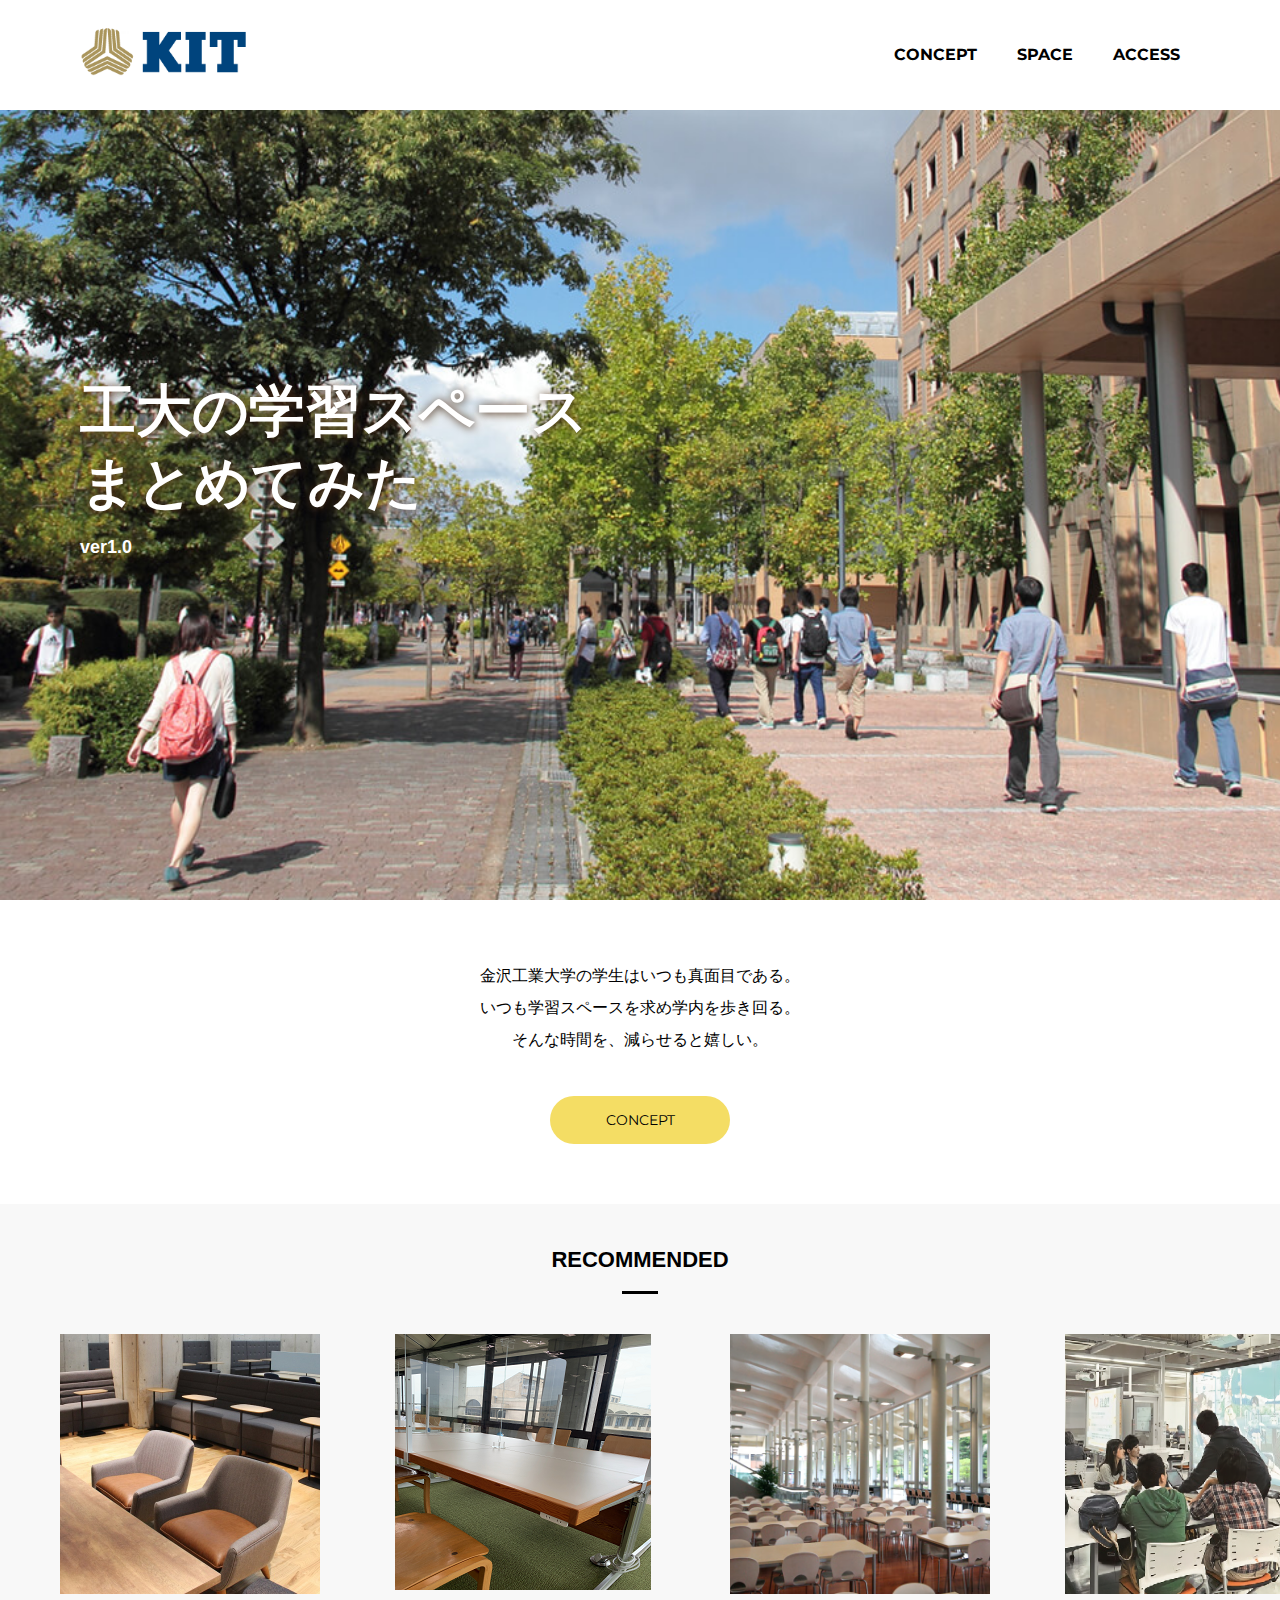
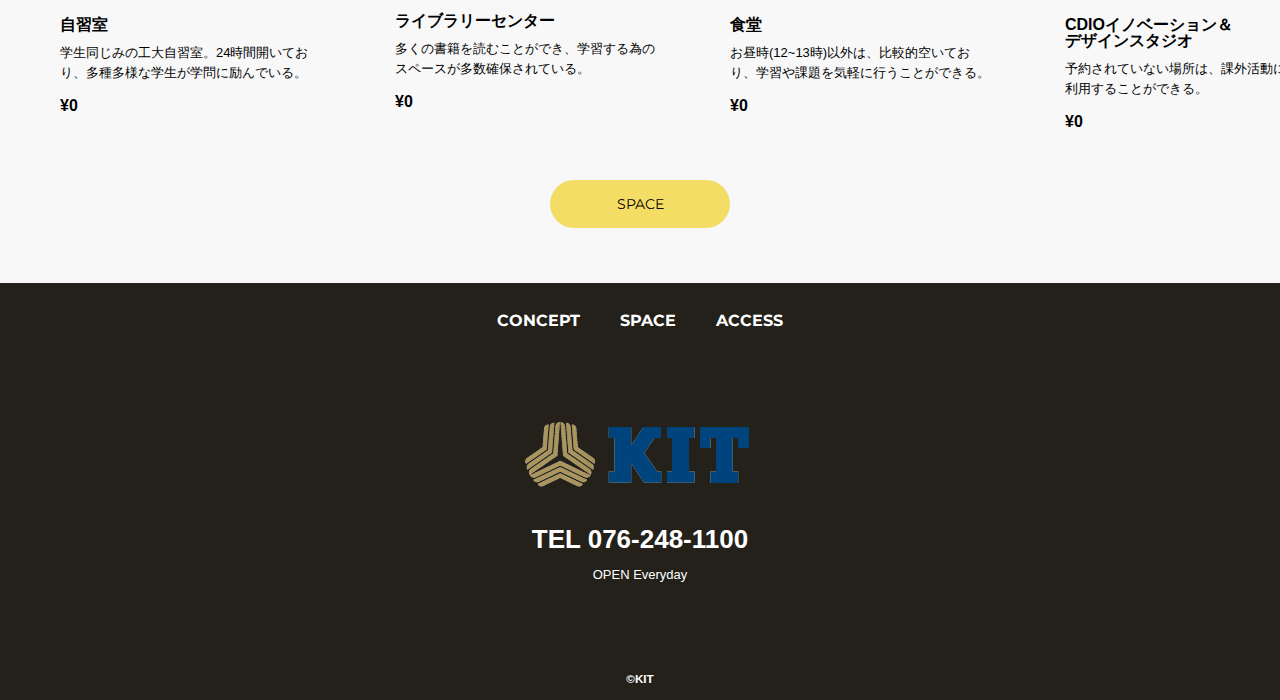
<file: index.html>
<!DOCTYPE html>
<html lang="ja">

<head>
  <meta charset="UTF-8">
  <title>INDEX｜KIT_STUDYSP</title>
  <meta name="description" content="金沢工業大学の学習スペースを特集する予定のサイトです">
  <meta name="viewport" content="width=device-width">
  <script src="./js/toggle-menu.js"></script>
  <link href="./css/common.css" rel="stylesheet">
  <link href="./css/index.css" rel="stylesheet">
  <link rel="preconnect" href="https://fonts.googleapis.com">
  <link rel="preconnect" href="https://fonts.gstatic.com" crossorigin>
  <link href="https://fonts.googleapis.com/css2?family=Montserrat:wght@700&display=swap" rel="stylesheet">
</head>

<body>

  <!-- headerここから -->
  <header class="header">
    <div class="header-inner">
      <a class="header-logo" href="./index.html">
        <img src="./images/common/site_id_2x.png" alt="KISSA">
      </a>
      <button class="toggle-menu-button"></button>
      <div class="header-site-menu">
        <nav class="site-menu">
          <ul>
            <li><a href="./concept.html">CONCEPT</a></li>
            <li><a href="./space.html">SPACE</a></li>
            <li><a href="./access.html">ACCESS</a></li>
          </ul>
        </nav>
      </div>
    </div>
  </header>
  <!-- headerここまで -->

  <!-- mainここから -->
  <main class="main">
    <div class="first-view">
      <div class="first-view-text">
        <h1>工大の学習スペース<br>まとめてみた</h1>
        <p>ver1.0</p>
      </div>
    </div>
    <div class="lead">
      <p>金沢工業大学の学生はいつも真面目である。<br>いつも学習スペースを求め学内を歩き回る。<br>そんな時間を、減らせると嬉しい。</p>
      <div class="link-button-area">
        <a class="link-button" href="./concept.html">CONCEPT</a>
      </div>
    </div>
    <div class="recommended">
      <h2>RECOMMENDED</h2>
      <ul class="item-list">
        <li>
          <img src="./images/index/自習室.jpg" alt="自習室">
          <dl>
            <dt>自習室</dt>
            <dd>学生同じみの工大自習室。24時間開いており、多種多様な学生が学問に励んでいる。</dd>
          </dl>
          <p class="time">¥0</p>
        </li>
        <li>
          <img src="./images/index/LC.png" alt="LC">
          <dl>
            <dt>ライブラリーセンター</dt>
            <dd>多くの書籍を読むことができ、学習する為のスペースが多数確保されている。</dd>
          </dl>
          <p class="time">¥0</p>
        </li>
        <li>
          <img src="./images/index/syokudou.png" alt="Syokudou">
          <dl>
            <dt>食堂</dt>
            <dd>お昼時(12~13時)以外は、比較的空いており、学習や課題を気軽に行うことができる。</dd>
          </dl>
          <p class="time">¥0</p>
        </li>
        <li>
          <img src="./images/index/corabo.png" alt="レモネードの商品画像">
          <dl>
            <dt>CDIOイノベーション＆<br>デザインスタジオ</dt>
            <dd>予約されていない場所は、課外活動に自由に利用することができる。
            </dd>
          </dl>
          <p class="time">¥0</p>
        </li>
        <li>
          <img src="./images/index/kyousitu.JPG" alt="ホットドッグ - チリの商品画像">
          <dl>
            <dt>空き教室</dt>
            <dd>使われていない教室は自由に使用することができる。回線も安定するかもしれない。</dd>
          </dl>
          <p class="time">¥0</p>
        </li>
      </ul>
      <div class="link-button-area">
        <a class="link-button" href="./space.html">SPACE</a>
      </div>
    </div>
  </main>
  <!-- mainここまで -->

  <!-- footerここから -->
  <footer class="footer">
    <nav class="site-menu">
      <ul>
        <li><a href="./concept.html">CONCEPT</a></li>
        <li><a href="./space.html">SPACE</a></li>
        <li><a href="./access.html">ACCESS</a></li>
      </ul>
    </nav>
    <a class="footer-logo" href="./index.html">
      <img src="./images/common/logo2.png" alt="KIT">
    </a>
    <p class="footer-tel">TEL 076-248-1100</p>
    <p class="footer-time">OPEN Everyday</p>
    <p class="copyright"><small>&copy;KIT</small></p>
  </footer>
  <!-- footerここまで -->

</body>

</html>
</file>
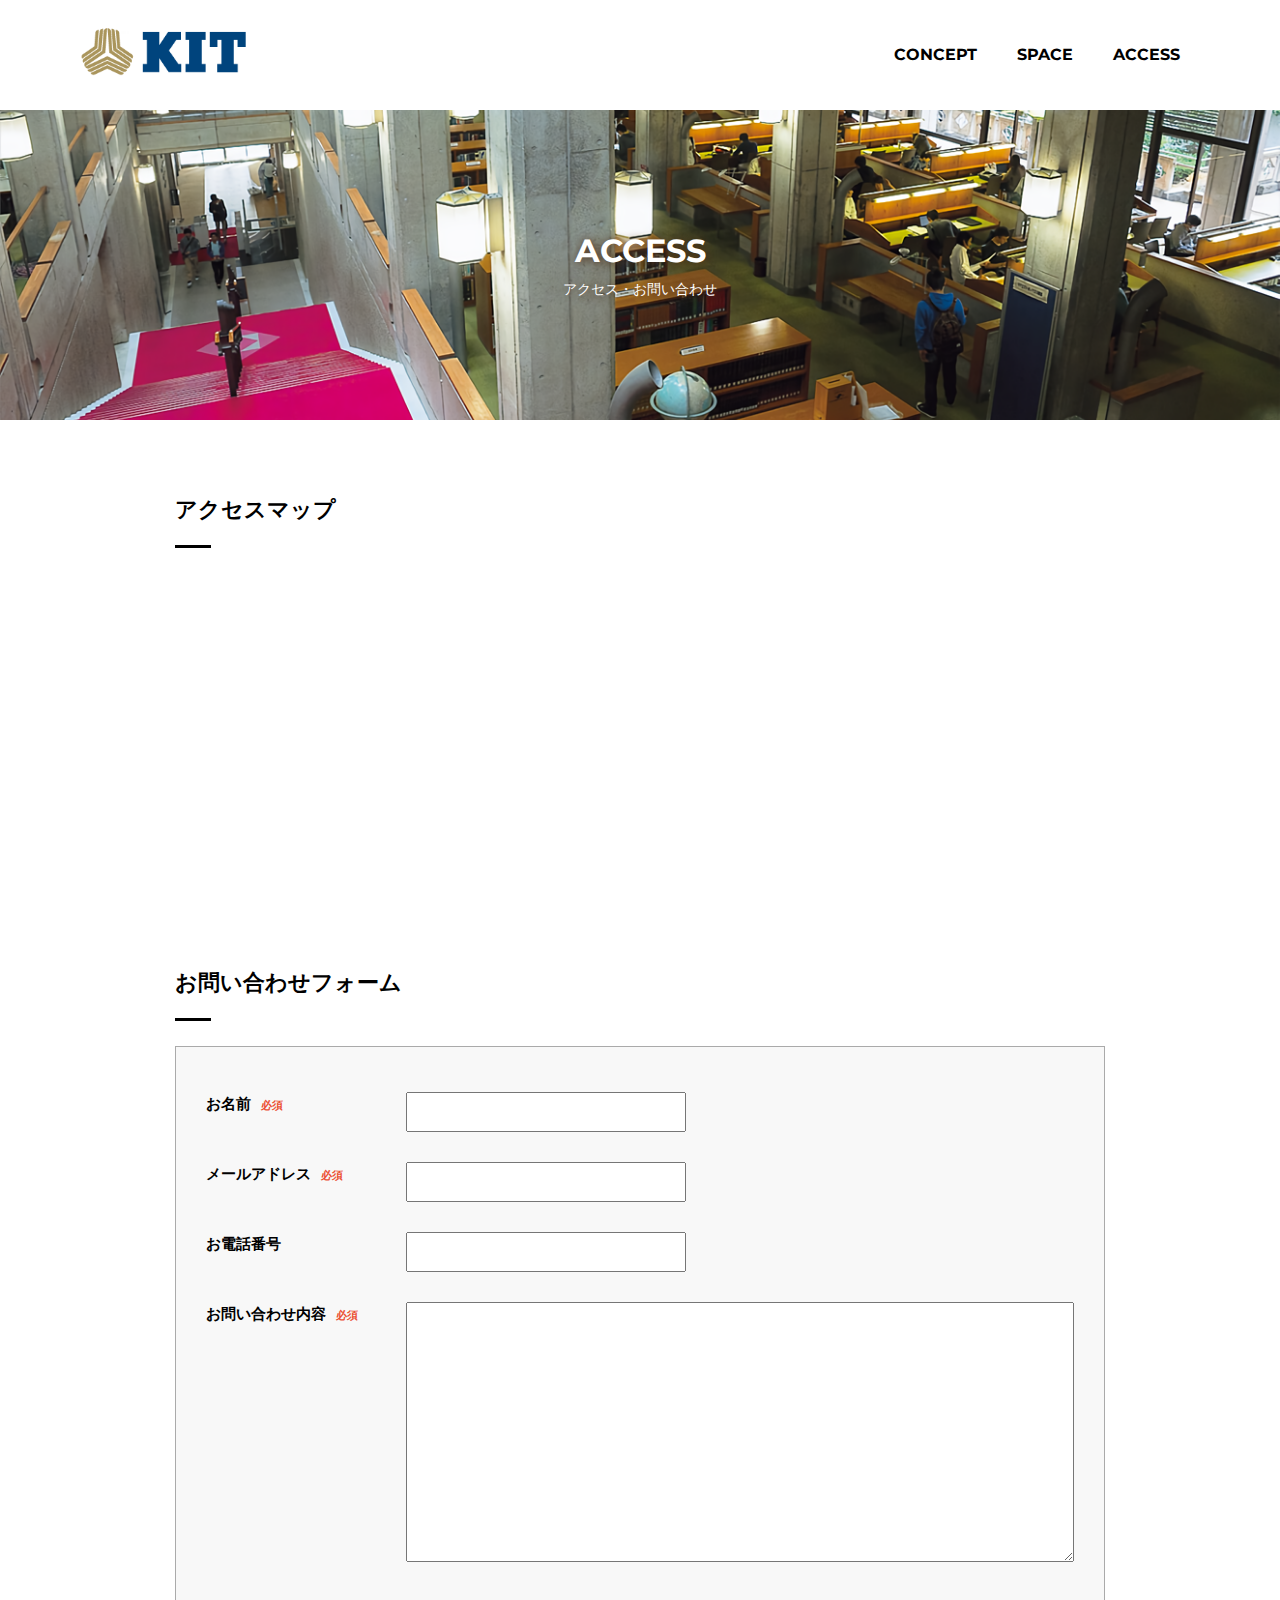
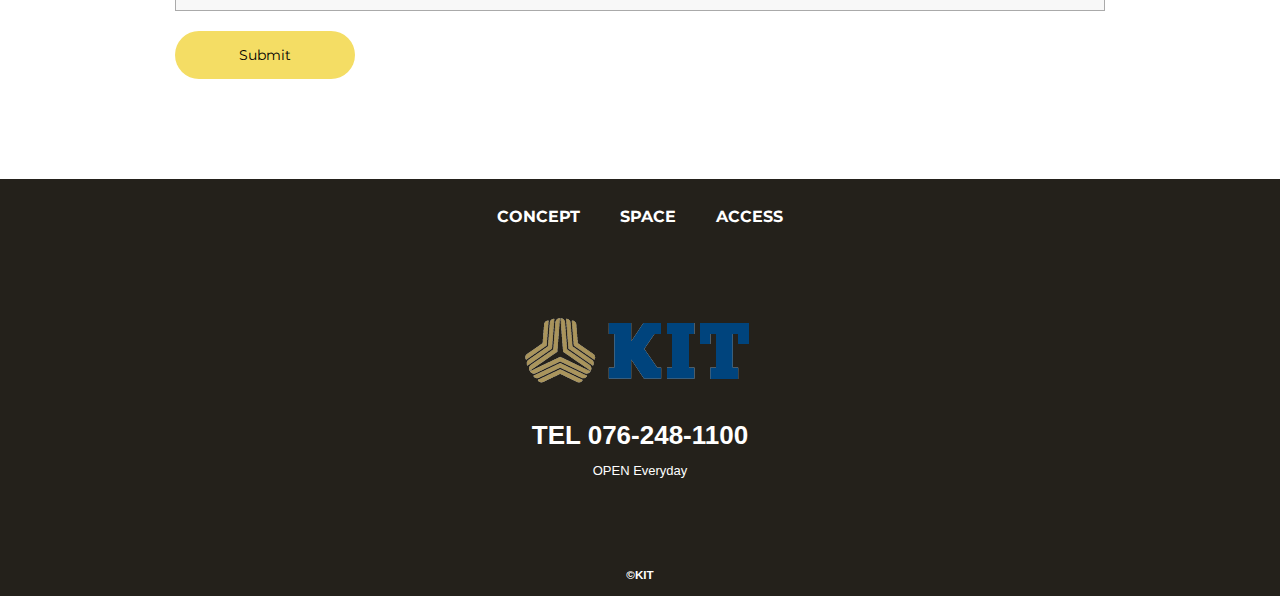
<file: access.html>
<!DOCTYPE html>
<html lang="ja">

<head>
  <meta charset="UTF-8">
  <title>ACCESS｜KIT_STUDYSP</title>
  <meta name="description" content="金沢工業大学の学習スペースを特集する予定のサイトです">
  <meta name="viewport" content="width=device-width">
  <script src="./js/toggle-menu.js"></script>
  <link href="./css/access.css" rel="stylesheet">
  <link href="./css/common.css" rel="stylesheet">
  <link rel="preconnect" href="https://fonts.googleapis.com">
  <link rel="preconnect" href="https://fonts.gstatic.com" crossorigin>
  <link href="https://fonts.googleapis.com/css2?family=Montserrat:wght@700&display=swap" rel="stylesheet">
</head>

<body>

  <!-- headerここから -->
  <header class="header">
    <div class="header-inner">
      <a class="header-logo" href="./index.html">
        <img src="./images/common/site_id_2x.png" alt="KISSA">
      </a>
      <button class="toggle-menu-button"></button>
      <div class="header-site-menu">
        <nav class="site-menu">
          <ul>
            <li><a href="./concept.html">CONCEPT</a></li>
            <li><a href="./space.html">SPACE</a></li>
            <li><a href="./access.html">ACCESS</a></li>
          </ul>
        </nav>
      </div>
    </div>
  </header>
  <!-- headerここまで -->

  <!-- mainここから -->
  <main class="main">
    <div class="title">
      <h1>ACCESS</h1>
      <p>アクセス・お問い合わせ</p>
    </div>
    <div class="map">
      <h2>アクセスマップ</h2>
      <iframe src="https://www.google.com/maps/embed?pb=!1m14!1m8!1m3!1d12823.968063187602!2d136.627849!3d36.530187!3m2!1i1024!2i768!4f13.1!3m3!1m2!1s0x0%3A0xea6c85898888990a!2z6YeR5rKi5bel5qWt5aSn5a2m!5e0!3m2!1sja!2sjp!4v1673375362364!5m2!1sja!2sjp" style="border:0;" allowfullscreen="" loading="lazy"></iframe>
    </div>
    <div class="contact">
      <h2>お問い合わせフォーム</h2>
      <form action="#">
        <dl class="form-area">
          <dt><span class="required">お名前</span></dt>
          <dd><input class="input-text" type="text" name="name" required></dd>
          <dt><span class="required">メールアドレス</span></dt>
          <dd><input class="input-text" type="email" name="email" required></dd>
          <dt>お電話番号</dt>
          <dd><input class="input-text" type="tel" name="tel"></dd>
          <dt><span class="required">お問い合わせ内容</span></dt>
          <dd><textarea class="message" name="message" required></textarea></dd>
        </dl>
        <button class="submit-button" type="submit">Submit</button>
      </form>
    </div>
  </main>
  <!-- mainここまで -->

  <!-- footerここから -->
  <footer class="footer">
    <nav class="site-menu">
      <ul>
        <li><a href="./concept.html">CONCEPT</a></li>
        <li><a href="./space.html">SPACE</a></li>
        <li><a href="./access.html">ACCESS</a></li>
      </ul>
    </nav>
    <a class="footer-logo" href="./index.html">
      <img src="./images/common/logo2.png" alt="KIT">
    </a>
    <p class="footer-tel">TEL 076-248-1100</p>
    <p class="footer-time">OPEN Everyday</p>
    <p class="copyright"><small>&copy;KIT</small></p>
  </footer>
  <!-- footerここまで -->

</body>

</html>
</file>
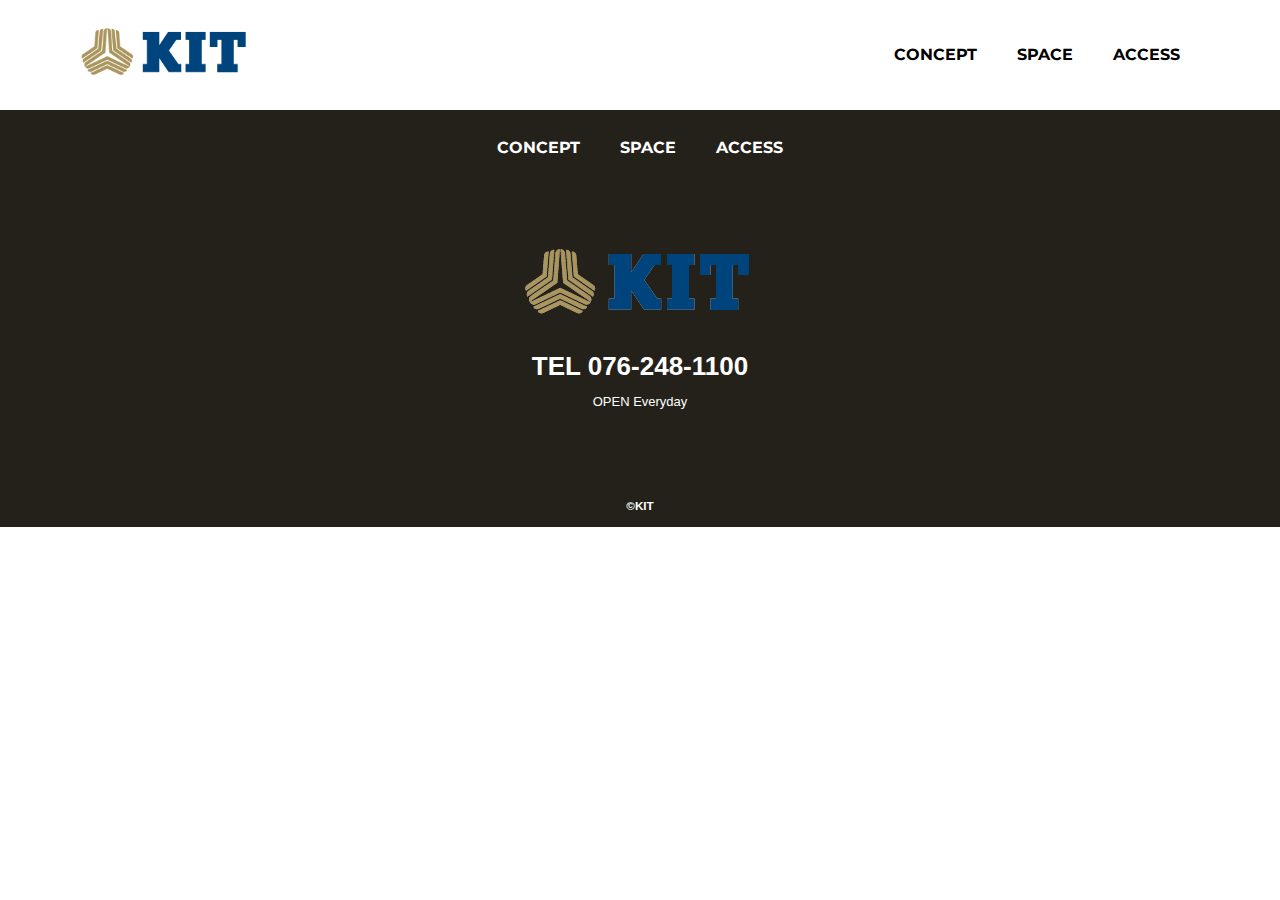
<file: common.html>
<!DOCTYPE html>
<html lang="ja">

<head>
  <meta charset="UTF-8">
  <title>COMMON｜KIT_STUDYSP</title>
  <meta name="description" content="金沢工業大学の学習スペースを特集する予定のサイトです">
  <meta name="viewport" content="width=device-width">
  <script src="./js/toggle-menu.js"></script>
  <link href="./css/common.css" rel="stylesheet">
  <link href="./css/index.css" rel="stylesheet">
  <link rel="preconnect" href="https://fonts.googleapis.com">
  <link rel="preconnect" href="https://fonts.gstatic.com" crossorigin>
  <link href="https://fonts.googleapis.com/css2?family=Montserrat:wght@700&display=swap" rel="stylesheet">
</head>

<body>

  <!-- headerここから -->
  <header class="header">
    <div class="header-inner">
      <a class="header-logo" href="./index.html">
        <img src="./images/common/site_id_2x.png" alt="KISSA">
      </a>
      <button class="toggle-menu-button"></button>
      <div class="header-site-menu">
        <nav class="site-menu">
          <ul>
            <li><a href="./concept.html">CONCEPT</a></li>
            <li><a href="./space.html">SPACE</a></li>
            <li><a href="./access.html">ACCESS</a></li>
          </ul>
        </nav>
      </div>
    </div>
  </header>
  <!-- headerここまで -->

  <!-- mainここから -->
  <main class="main"></main>
  <!-- mainここまで -->

  <!-- footerここから -->
  <footer class="footer">
    <nav class="site-menu">
      <ul>
        <li><a href="./concept.html">CONCEPT</a></li>
        <li><a href="./space.html">SPACE</a></li>
        <li><a href="./access.html">ACCESS</a></li>
      </ul>
    </nav>
    <a class="footer-logo" href="./index.html">
      <img src="./images/common/logo2.png" alt="KIT">
    </a>
    <p class="footer-tel">TEL 076-248-1100</p>
    <p class="footer-time">OPEN Everyday</p>
    <p class="copyright"><small>&copy;KIT</small></p>
  </footer>
  <!-- footerここまで -->

</body>

</html>
</file>
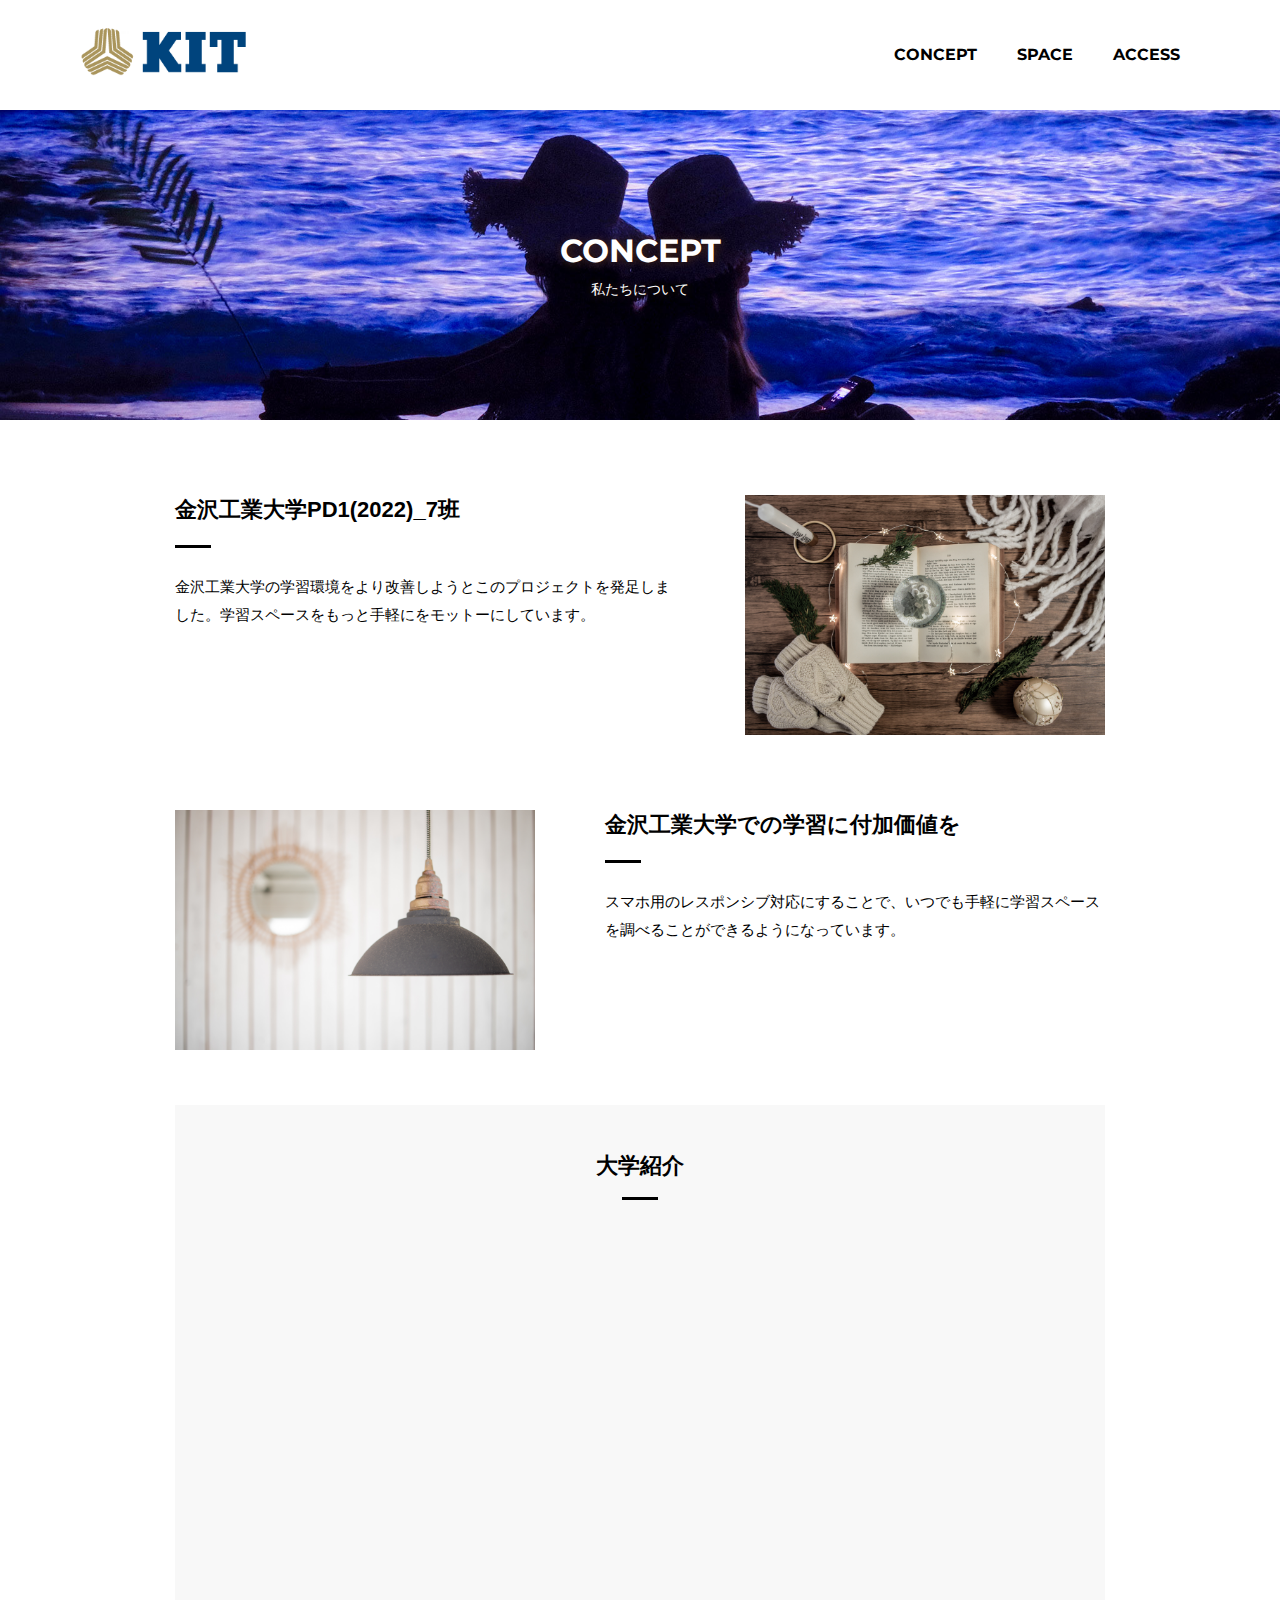
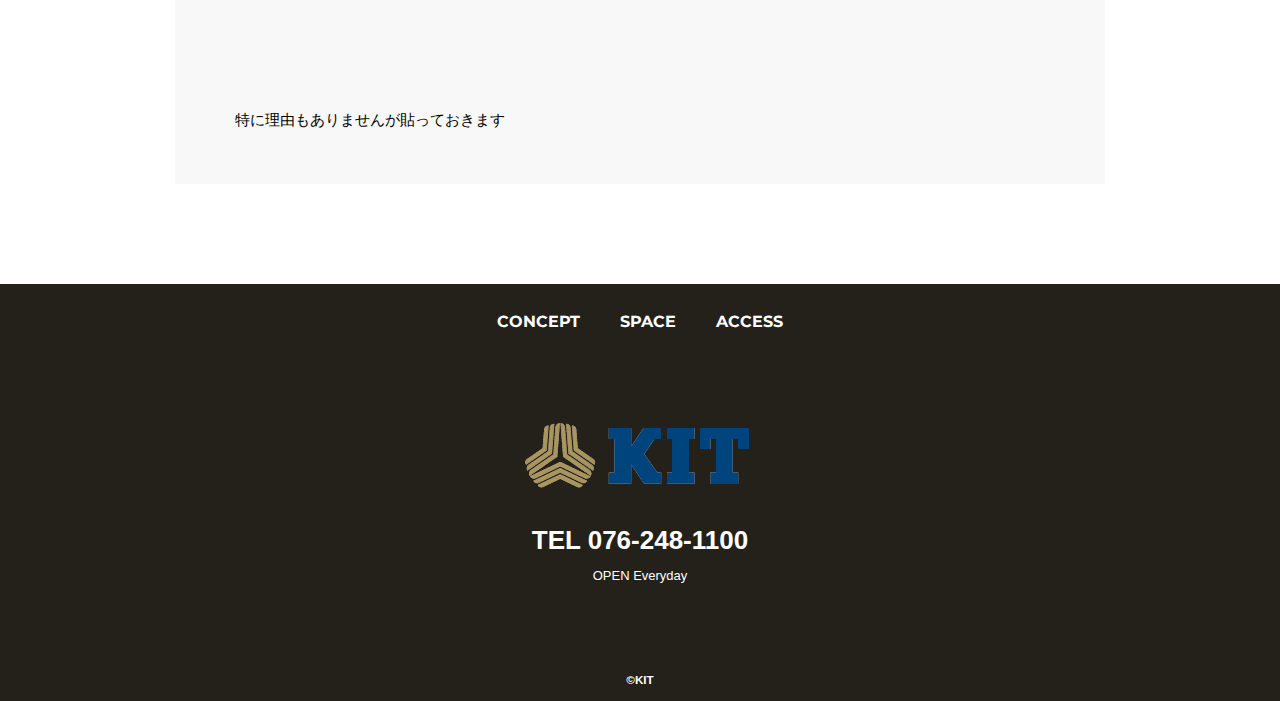
<file: concept.html>
<!DOCTYPE html>
<html lang="ja">

<head>
  <meta charset="UTF-8">
  <title>CONCEPT｜KIT_STUDYSP</title>
  <meta name="description" content="金沢工業大学の学習スペースを特集する予定のサイトです">
  <meta name="viewport" content="width=device-width">
  <script src="./js/toggle-menu.js"></script>
  <link href="./css/concept.css" rel="stylesheet">
  <link href="./css/common.css" rel="stylesheet">
  <link rel="preconnect" href="https://fonts.googleapis.com">
  <link rel="preconnect" href="https://fonts.gstatic.com" crossorigin>
  <link href="https://fonts.googleapis.com/css2?family=Montserrat:wght@700&display=swap" rel="stylesheet">
</head>

<body>

  <!-- headerここから -->
  <header class="header">
    <div class="header-inner">
      <a class="header-logo" href="./index.html">
        <img src="./images/common/site_id_2x.png" alt="KISSA">
      </a>
      <button class="toggle-menu-button"></button>
      <div class="header-site-menu">
        <nav class="site-menu">
          <ul>
            <li><a href="./concept.html">CONCEPT</a></li>
            <li><a href="./space.html">SPACE</a></li>
            <li><a href="./access.html">ACCESS</a></li>
          </ul>
        </nav>
      </div>
    </div>
  </header>
  <!-- headerここまで -->

  <!-- mainここから -->
  <main class="main">
    <div class="title">
      <h1>CONCEPT</h1>
      <p>私たちについて</p>
    </div>
    <div class="feature">
      <div class="feature-text">
        <h2>金沢工業大学PD1(2022)_7班</h2>
        <p>金沢工業大学の学習環境をより改善しようとこのプロジェクトを発足しました。学習スペースをもっと手軽にをモットーにしています。</p>
      </div>
      <img src="./images/concept/7J9A9620.jpg" alt="snow">
    </div>
    <div class="feature reverse">
      <div class="feature-text">
        <h2>金沢工業大学での学習に付加価値を</h2>
        <p>スマホ用のレスポンシブ対応にすることで、いつでも手軽に学習スペースを調べることができるようになっています。</p>
      </div>
      <img src="./images/concept/7J9A8357.jpg" alt="free">
    </div>
    <div class="movie">
      <h2>大学紹介</h2>
      <iframe src="https://www.youtube.com/embed/cg79uhhINVc" title="YouTube video player" frameborder="0" allow="accelerometer; autoplay; clipboard-write; encrypted-media; gyroscope; picture-in-picture" allowfullscreen></iframe>
      <p>特に理由もありませんが貼っておきます</p>
    </div>
  </main>
  <!-- mainここまで -->

  <!-- footerここから -->
  <footer class="footer">
    <nav class="site-menu">
      <ul>
        <li><a href="./concept.html">CONCEPT</a></li>
        <li><a href="./space.html">SPACE</a></li>
        <li><a href="./access.html">ACCESS</a></li>
      </ul>
    </nav>
    <a class="footer-logo" href="./index.html">
      <img src="./images/common/logo2.png" alt="KIT">
    </a>
    <p class="footer-tel">TEL 076-248-1100</p>
    <p class="footer-time">OPEN Everyday</p>
    <p class="copyright"><small>&copy;KIT</small></p>
  </footer>
  <!-- footerここまで -->

</body>

</html>
</file>
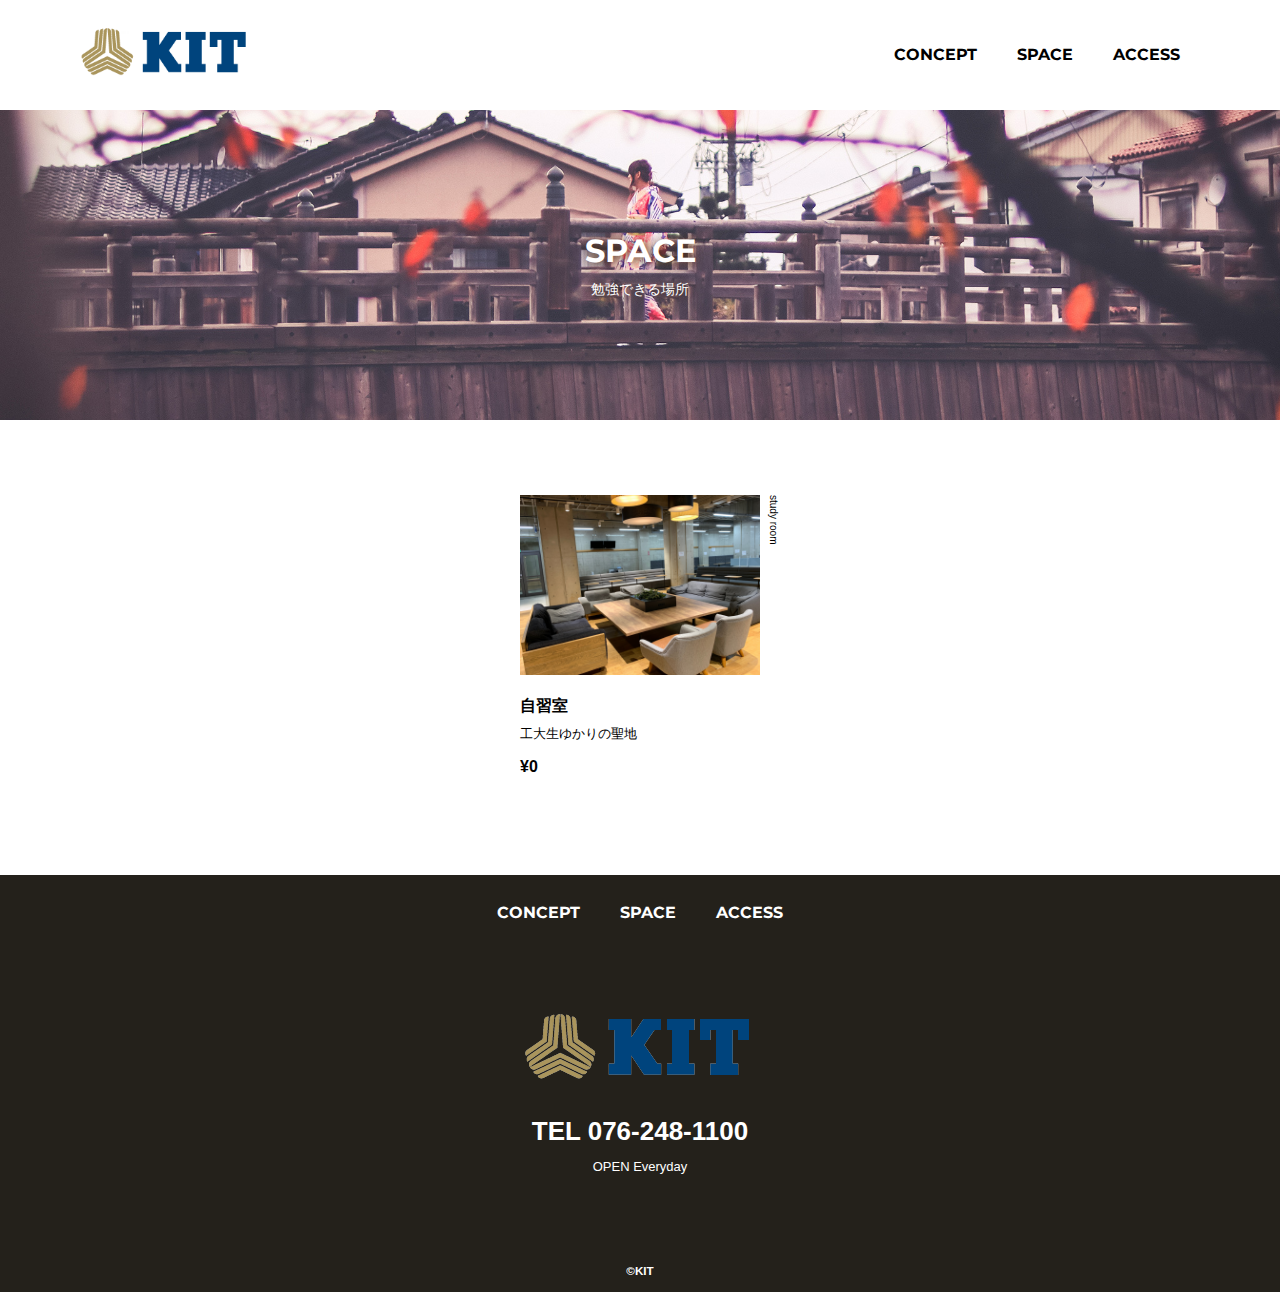
<file: space.html>
<!DOCTYPE html>
<html lang="ja">

<head>
  <meta charset="UTF-8">
  <title>SPACE｜KIT_STUDYSP</title>
  <meta name="description" content="金沢工業大学の学習スペースを特集する予定のサイトです">
  <meta name="viewport" content="width=device-width">
  <script src="./js/toggle-menu.js"></script>
  <link href="./css/common.css" rel="stylesheet">
  <link href="./css/space2.css" rel="stylesheet">
  <link rel="preconnect" href="https://fonts.googleapis.com">
  <link rel="preconnect" href="https://fonts.gstatic.com" crossorigin>
  <link href="https://fonts.googleapis.com/css2?family=Montserrat:wght@700&display=swap" rel="stylesheet">
</head>

<body>

  <!-- headerここから -->
  <header class="header">
    <div class="header-inner">
      <a class="header-logo" href="./index.html">
        <img src="./images/common/site_id_2x.png" alt="KISSA">
      </a>
      <button class="toggle-menu-button"></button>
      <div class="header-site-menu">
        <nav class="site-menu">
          <ul>
            <li><a href="./concept.html">CONCEPT</a></li>
            <li><a href="./space.html">SPACE</a></li>
            <li><a href="./access.html">ACCESS</a></li>
          </ul>
        </nav>
      </div>
    </div>
  </header>
  <!-- headerここまで -->

  <!-- mainここから -->
<main class="main">
    <div class="title">
      <h1>SPACE</h1>
      <p>勉強できる場所</p>
    </div>
    <ul class="item-list">
      <li>
        <img src="./images/space/IMG_10775621104.JPG" alt="自習室">
        <dl>
          <dt>自習室</dt>
          <dd>工大生ゆかりの聖地</dd>
        </dl>
        <p class="price">¥0</p>
        <p class="item-label">study room</p>
      </li>
    </ul>
  </main>
  <!-- mainここまで -->

  <!-- footerここから -->
  <footer class="footer">
    <nav class="site-menu">
      <ul>
        <li><a href="./concept.html">CONCEPT</a></li>
        <li><a href="./space.html">SPACE</a></li>
        <li><a href="./access.html">ACCESS</a></li>
      </ul>
    </nav>
    <a class="footer-logo" href="./index.html">
      <img src="./images/common/logo2.png" alt="KIT">
    </a>
    <p class="footer-tel">TEL 076-248-1100</p>
    <p class="footer-time">OPEN Everyday</p>
    <p class="copyright"><small>&copy;KIT</small></p>
  </footer>
  <!-- footerここまで -->

</body>

</html>
</file>
<file: css/common.css>
@charset "utf-8";

*,
::before,
::after {
  padding: 0;
  margin: 0;
  box-sizing: border-box;
}

ul,
ol {
  list-style: none;
}

a {
  color: inherit;
  text-decoration: none;
}

body {
  font-family: sans-serif;
  font-size: 16px;
  color: #000000;
  line-height: 1;
  background-color: #ffffff;
}

img {
  max-width: 100%;
}

.header-inner {
  max-width: 1200px;
  height: 110px;
  margin-left: auto;
  margin-right: auto;
  padding-left: 40px;
  padding-right: 40px;
  display: flex;
  justify-content: space-between;
  align-items: center;
}

.toggle-menu-button {
  display: none;
}

.header-logo {
  display: block;
  width: 170px;
}

.site-menu ul {
  display: flex;
}

.site-menu ul li {
  margin-left: 20px;
  margin-right: 20px;
}

.site-menu ul li a {
  font-family: 'Montserrat', sans-serif;
  font-weight: bold;
}

.footer {
  color: #ffffff;
  background-color: #24211b;
  padding-top: 30px;
  padding-bottom: 15px;
  display: flex;
  flex-direction: column;
  align-items: center;
}

.footer-logo {
  display: block;
  width: 235px;
  margin-top: 90px;
}

.footer-tel {
  font-size: 26px;
  font-weight: bold;
  margin-top: 28px;
}

.footer-time {
  font-size: 13px;
  margin-top: 16px;
}

.copyright {
  font-size: 14px;
  font-weight: bold;
  margin-top: 90px;
}

@media (max-width: 800px) {
  .site-menu ul {
    display: block;
    text-align: center;
  }

  .site-menu li {
    margin-top: 20px;
  }

  .header {
    position: fixed;
    top: 0;
    left: 0;
    right: 0;
    background-color: #ffffff;
    height: 50px;
    z-index: 10;
    box-shadow: 0 3px 6px rgba(0, 0, 0, 0.1);
  }

  .header-inner {
    padding-left: 20px;
    padding-right: 20px;
    height: 100%;
    position: relative;
  }

  .header-logo {
    width: 100px;
  }

  .header-site-menu {
    position: absolute;
    top: 100%;
    left: 0;
    right: 0;
    color: #ffffff;
    background-color: #736E62;
    padding-top: 30px;
    padding-bottom: 50px;
    display: none;
  }

  .header-site-menu.is-show {
    display: block;
  }

  .toggle-menu-button {
    display: block;
    width: 44px;
    height: 34px;
    background-image: url(../images/common/icon-menu.png);
    background-size: 50%;
    background-position: center;
    background-repeat: no-repeat;
    background-color: transparent;
    border: none;
    border-radius: 0;
    outline: none;
  }

  .main {
    padding-top: 50px;
  }

  .footer-logo {
    margin-top: 60px;
  }

  .footer-tel {
    font-size: 20px;
  }

  .copyright {
    margin-top: 50px;
  }
}
</file>
<file: css/index.css>
@charset "utf-8";

.first-view {
  height: calc(100vh - 110px);
  background-image: url(../images/index/be-main.jpg);
  background-repeat: no-repeat;
  background-position: center center;
  background-size: cover;
  display: flex;
  align-items: center;
}

.first-view-text {
  width: 100%;
  max-width: 1200px;
  margin-left: auto;
  margin-right: auto;
  padding-left: 40px;
  padding-bottom: 80px;
  color: #ffffff;
  font-weight: bold;
  text-shadow: 1px 1px 10px #4b2c14;
}

.first-view-text h1 {
  font-family: 'Montserrat', sans-serif;
  font-size: 56px;
  line-height: 72px;
}

.first-view-text p {
  font-size: 18px;
  margin-top: 20px;
}

.lead {
  max-width: 1200px;
  margin: 60px auto;
}

.lead p {
  line-height: 2;
  text-align: center;
}

.link-button-area {
  text-align: center;
  margin-top: 40px;
}

.link-button {
  background-color: #f4dd64;
  display: inline-block;
  min-width: 180px;
  line-height: 48px;
  border-radius: 24px;
  font-family: 'Montserrat', sans-serif;
  font-size: 14px;
}

.link-button:hover {
  background-color: #d8b500;
}

.recommended {
  background-color: #f8f8f8;
  padding-top: 45px;
  padding-bottom: 55px;
}

.recommended h2 {
  font-size: 22px;
  font-weight: bold;
  text-align: center;
}

.recommended h2::after {
  content: '';
  display: block;
  width: 36px;
  height: 3px;
  background-color: #000000;
  margin-top: 20px;
  margin-left: auto;
  margin-right: auto;
}

.item-list {
  display: flex;
  padding-top: 40px;
  padding-bottom: 10px;
  padding-left: 60px;
  padding-right: 60px;
  overflow: scroll;
}

.item-list li {
  flex-shrink: 0;
  width: 260px;
  margin-left: 75px;
}

.item-list li:first-child {
  margin-left: 0;
}

.item-list dl {
  margin-top: 20px;
}

.item-list dt {
  font-weight: bold;
}

.item-list dd {
  font-size: 13px;
  line-height: 20px;
  margin-top: 10px;
}

.item-list .time {
  font-weight: bold;
  margin-top: 15px;
}

@media (max-width: 800px) {
  .first-view {
    height: calc(100vh - 50px);
    background-image: url(../images/index/be-mainsp.jpg);
  }

  .first-view-text {
    padding-top: 60px;
    padding-left: 20px;
  }

  .first-view-text h1 {
    font-size: 36px;
    line-height: 48px;
  }

  .first-view-text p {
    font-size: 14px;
    margin-top: 15px;
  }

  .lead {
    padding-left: 20px;
    padding-right: 20px;
  }

  .lead p {
    text-align: center;
  }

  .item-list {
    padding-left: 20px;
    padding-right: 20px;
  }

  .item-list li {
    width: 220px;
    margin-left: 30px;
  }
}
</file>
<file: css/access.css>
@charset "utf-8";

.title {
  height: 310px;
  background-image: url(../images/access/be-main_2x_waifu2x_photo_noise3.png);
  background-repeat: no-repeat;
  background-position: center center;
  background-size: cover;
  display: flex;
  flex-direction: column;
  justify-content: center;
  align-items: center;
  color: #ffffff;
  text-shadow: 1px 1px 10px #4b2c14;
}

.title h1 {
  font-family: 'Montserrat', sans-serif;
  font-size: 32px;
  font-weight: bold;
}

.title p {
  font-size: 14px;
  margin-top: 15px;
}

.main h2 {
  font-size: 22px;
  font-weight: bold;
  line-height: 30px;
}

.main h2::after {
  content: '';
  display: block;
  width: 36px;
  height: 3px;
  background-color: #000000;
  margin-top: 20px;
}

.map {
  width: 930px;
  max-width: 90%;
  margin-top: 75px;
  margin-left: auto;
  margin-right: auto;
}

.map iframe {
  display: block;
  width: 100%;
  height: 320px;
  margin-top: 25px;
}

.contact {
  width: 930px;
  max-width: 90%;
  margin-top: 75px;
  margin-left: auto;
  margin-right: auto;
}

.form-area {
  background-color: #f8f8f8;
  border: 1px solid #aaaaaa;
  margin-top: 25px;
  padding: 30px;
  display: flex;
  flex-wrap: wrap;
}

.form-area dt {
  width: 200px;
  padding: 15px 0;
  font-size: 15px;
  font-weight: bold;
  line-height: 24px;
}

.form-area dt .required::after {
  content: '必須';
  font-size: 11px;
  color: #eb4f32;
  margin-left: 10px;
}

.form-area dd {
  width: calc(100% - 200px);
  padding: 15px 0;
}

.input-text {
  width: 100%;
  max-width: 280px;
  height: 40px;
  padding-left: 10px;
  padding-right: 10px;
}

.select-box {
  width: 200px;
  height: 40px;
}

.radio-button {
  display: block;
  margin-top: 20px;
}

.radio-button:first-child {
  margin-top: 0;
}

.radio-button input {
  margin-right: 8px;
}

.message {
  width: 100%;
  height: 260px;
  padding: 10px;
  line-height: 1.5;
}

.confirm-text {
  font-size: 14px;
  line-height: 22px;
  margin-top: 30px;
}

.submit-button {
  background-color: #f4dd64;
  display: inline-block;
  min-width: 180px;
  line-height: 48px;
  border-radius: 24px;
  font-family: 'Montserrat', sans-serif;
  font-size: 14px;
  text-align: center;
  margin-top: 20px;
  cursor: pointer;
  border: none;
}

.submit-button:hover {
  background-color: #d8b500;
}

.footer {
  margin-top: 100px;
}

@media (max-width: 800px) {
  .map,
  .contact {
    width: 500px;
    margin-top: 45px;
  }

  .form-area dt,
  .form-area dd {
    width: 100%;
  }

  .form-area dt {
    padding-bottom: 0;
  }

  .submit-button {
    width: 100%;
  }
}
</file>
<file: css/concept.css>
@charset "utf-8";

.title {
  height: 310px;
  background-image: url(../images/concept/p8981.jpg);
  background-repeat: no-repeat;
  background-position: center center;
  background-size: cover;
  display: flex;
  flex-direction: column;
  justify-content: center;
  align-items: center;
  color: #ffffff;
  text-shadow: 1px 1px 10px #4b2c14;
}

.title h1 {
  font-family: 'Montserrat', sans-serif;
  font-size: 32px;
  font-weight: bold;
}

.title p {
  font-size: 14px;
  margin-top: 15px;
}

.feature {
  display: flex;
  justify-content: space-between;
  width: 930px;
  max-width: 90%;
  margin-top: 75px;
  margin-left: auto;
  margin-right: auto;
  align-items: flex-start;
}

.feature img {
  width: 360px;
}

.feature-text {
  max-width: 500px;
  margin-right: 40px;
}

.reverse {
  flex-direction: row-reverse;
}

.reverse .feature-text {
  margin-left: 40px;
  margin-right: 0;
}

.feature-text h2 {
  font-size: 22px;
  font-weight: bold;
  line-height: 30px;
}

.feature-text h2::after {
  content: '';
  display: block;
  width: 36px;
  height: 3px;
  background-color: #000000;
  margin-top: 20px;
}

.feature-text p {
  font-size: 15px;
  line-height: 28px;
  margin-top: 25px;
}

.movie {
  width: 930px;
  max-width: 90%;
  background-color: #f8f8f8;
  padding: 50px 60px;
  margin-top: 55px;
  margin-left: auto;
  margin-right: auto;
}

.movie h2 {
  font-size: 22px;
  font-weight: bold;
  text-align: center;
}

.movie h2::after {
  content: '';
  display: block;
  width: 36px;
  height: 3px;
  background-color: #000000;
  margin-top: 20px;
  margin-left: auto;
  margin-right: auto;
}

.movie iframe {
  display: block;
  width: 100%;
  height: 456px;
  margin-top: 30px;
}

.movie p {
  font-size: 15px;
  line-height: 28px;
  margin-top: 20px;
}

.footer {
  margin-top: 100px;
}

@media (max-width: 800px) {
  .feature {
    display: block;
    width: 500px;
    margin-top: 45px;
  }

  .feature-text {
    margin-right: 0;
  }

  .reverse .feature-text {
    margin-left: 0;
  }

  .feature img {
    width: 100%;
    height: auto;
    margin-top: 25px;
  }

  .movie {
    width: 500px;
    padding: 30px 25px;
  }

  .movie iframe {
    height: 240px;
  }
}
</file>
<file: css/space2.css>
@charset "utf-8";

.title {
  height: 310px;
  background-image: url(../images/space/p7198.jpg);
  background-repeat: no-repeat;
  background-position: center center;
  background-size: cover;
  display: flex;
  flex-direction: column;
  justify-content: center;
  align-items: center;
  color: #ffffff;
  text-shadow: 1px 1px 10px #4b2c14;
}

.title h1 {
  font-family: 'Montserrat', sans-serif;
  font-size: 32px;
  font-weight: bold;
}

.title p {
  font-size: 14px;
  margin-top: 15px;
}

.item-list {
  width: 930px;
  max-width: 90%;
  margin-top: 75px;
  margin-left: auto;
  margin-right: auto;
  display: grid;
  grid-template-columns: repeat(auto-fit, 240px);
  column-gap: 95px;
  row-gap: 70px;
  justify-content: center;
}

.item-list dl {
  margin-top: 20px;
}

.item-list dt {
  font-weight: bold;
}

.item-list dd {
  font-size: 13px;
  line-height: 20px;
  margin-top: 10px;
}

.item-list .price {
  font-weight: bold;
  margin-top: 15px;
}

.item-list li {
  position: relative;
}

.item-list .item-label {
  position: absolute;
  top: 0;
  left: calc(100% + 18px);
  font-size: 10px;
  white-space: nowrap;
  transform-origin: top left;
  transform: rotate(90deg);
}

.footer {
  margin-top: 100px;
}

@media (max-width: 800px) {
  .item-list {
    margin-top: 45px;
    row-gap: 40px;
  }
}
</file>
